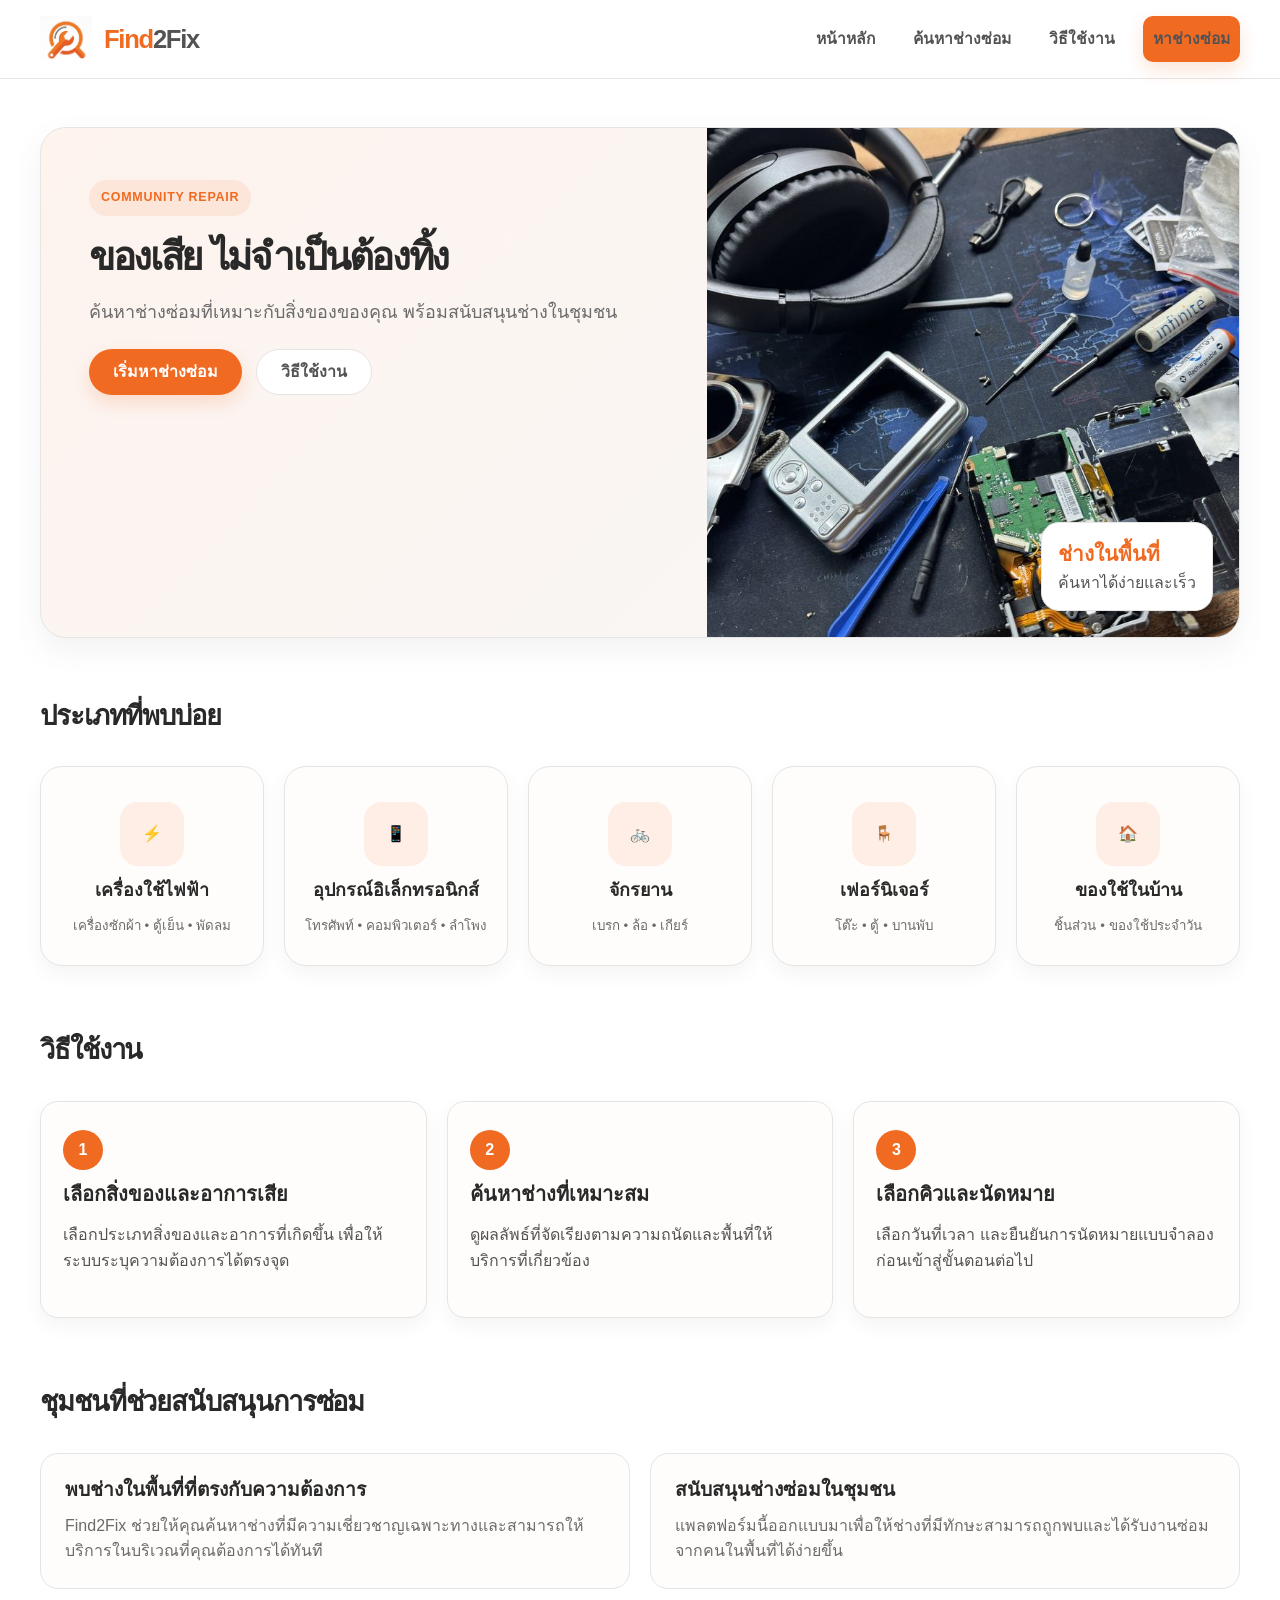
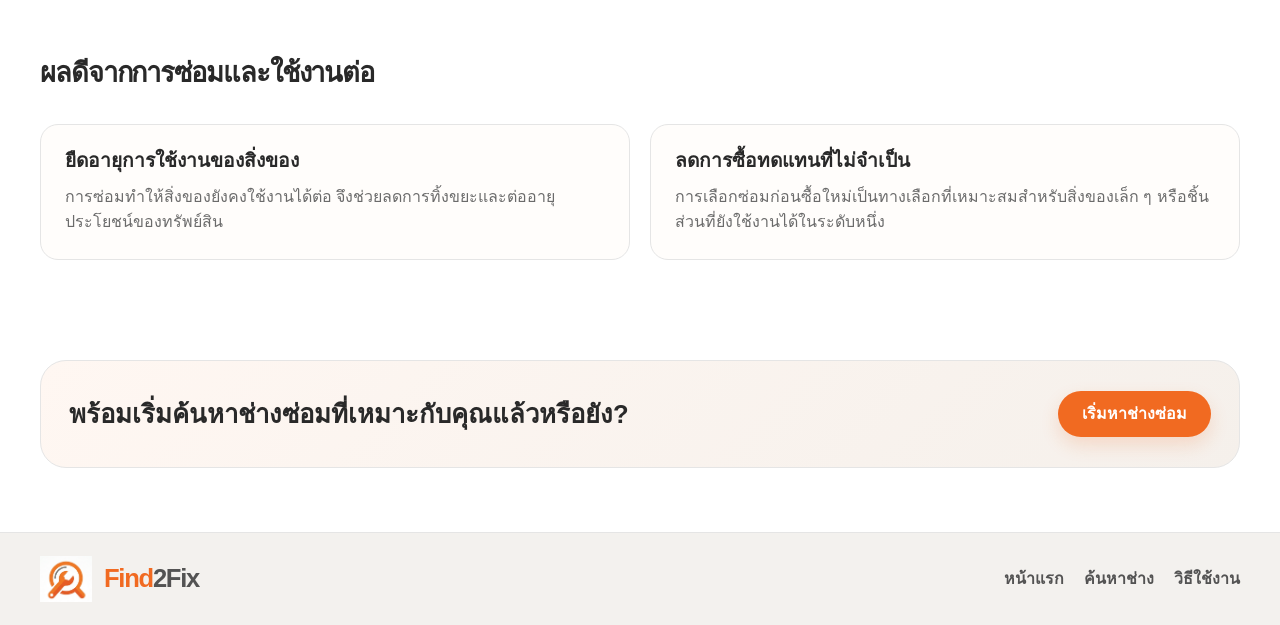
<file: index.html>
<!DOCTYPE html>
<html lang="th">
  <head>
    <meta charset="UTF-8" />
    <meta name="viewport" content="width=device-width, initial-scale=1.0" />
    <title>Find2Fix | ค้นหาช่างซ่อมในชุมชน</title>
    <meta name="description" content="Find2Fix เป็นแพลตฟอร์มสำหรับค้นหาช่างซ่อมที่เหมาะกับสิ่งของและชุมชนของคุณ" />
    <link rel="stylesheet" href="css/style.css" />
  </head>
  <body data-page="home">
    <header class="site-header">
      <div class="container header-inner">
        <a href="index.html" class="brand" aria-label="Find2Fix home">
          <img class="brand-logo" src="image/f2f_logo02.jpg" alt="โลโก้ Find2Fix" />
          <span class="brand-text"><strong>Find</strong>2Fix</span>
        </a>
        <nav class="main-nav" aria-label="เมนูหลัก">
          <a href="index.html">หน้าหลัก</a>
          <a href="search.html">ค้นหาช่างซ่อม</a>
          <a href="#how-it-works">วิธีใช้งาน</a>
          <a href="search.html" class="btn btn-primary">หาช่างซ่อม</a>
        </nav>
      </div>
    </header>

    <main>
      <section class="hero">
        <div class="container hero-card">
          <div class="hero-copy">
            <span class="eyebrow">Community repair</span>
            <h1>ของเสีย ไม่จำเป็นต้องทิ้ง</h1>
            <p>ค้นหาช่างซ่อมที่เหมาะกับสิ่งของของคุณ พร้อมสนับสนุนช่างในชุมชน</p>
            <div class="hero-actions">
              <a href="search.html" class="btn btn-primary">เริ่มหาช่างซ่อม</a>
              <a href="#how-it-works" class="btn btn-secondary">วิธีใช้งาน</a>
            </div>
          </div>
          <div class="hero-media">
            <img src="images/banner01.jpg" alt="ภาพสื่อส่งเสริมการซ่อมและการใช้ซ้ำ" class="hero-image" />
            <div class="overlay-badge">
              <strong>ช่างในพื้นที่</strong>
              ค้นหาได้ง่ายและเร็ว
            </div>
          </div>
        </div>
      </section>

      <section class="section">
        <div class="container">
          <div class="section-head">
            <div>
              <h2>ประเภทที่พบบ่อย</h2>
            </div>
          </div>
          <div class="category-grid">
            <button class="category-card" type="button" data-category-link="appliance" aria-label="ค้นหาช่างซ่อมเครื่องใช้ไฟฟ้า">
              <span class="category-icon" aria-hidden="true">⚡</span>
              <h3>เครื่องใช้ไฟฟ้า</h3>
              <small>เครื่องซักผ้า • ตู้เย็น • พัดลม</small>
            </button>
            <button class="category-card" type="button" data-category-link="electronics" aria-label="ค้นหาช่างซ่อมอุปกรณ์อิเล็กทรอนิกส์">
              <span class="category-icon" aria-hidden="true">📱</span>
              <h3>อุปกรณ์อิเล็กทรอนิกส์</h3>
              <small>โทรศัพท์ • คอมพิวเตอร์ • ลำโพง</small>
            </button>
            <button class="category-card" type="button" data-category-link="bike" aria-label="ค้นหาช่างซ่อมจักรยาน">
              <span class="category-icon" aria-hidden="true">🚲</span>
              <h3>จักรยาน</h3>
              <small>เบรก • ล้อ • เกียร์</small>
            </button>
            <button class="category-card" type="button" data-category-link="furniture" aria-label="ค้นหาช่างซ่อมเฟอร์นิเจอร์">
              <span class="category-icon" aria-hidden="true">🪑</span>
              <h3>เฟอร์นิเจอร์</h3>
              <small>โต๊ะ • ตู้ • บานพับ</small>
            </button>
            <button class="category-card" type="button" data-category-link="home" aria-label="ค้นหาช่างซ่อมของใช้ในบ้าน">
              <span class="category-icon" aria-hidden="true">🏠</span>
              <h3>ของใช้ในบ้าน</h3>
              <small>ชิ้นส่วน • ของใช้ประจำวัน</small>
            </button>
          </div>
        </div>
      </section>

      <section class="section" id="how-it-works">
        <div class="container">
          <div class="section-head">
            <h2>วิธีใช้งาน</h2>
          </div>
          <div class="steps-grid">
            <article class="step-card">
              <div class="step-number">1</div>
              <h3>เลือกสิ่งของและอาการเสีย</h3>
              <p>เลือกประเภทสิ่งของและอาการที่เกิดขึ้น เพื่อให้ระบบระบุความต้องการได้ตรงจุด</p>
            </article>
            <article class="step-card">
              <div class="step-number">2</div>
              <h3>ค้นหาช่างที่เหมาะสม</h3>
              <p>ดูผลลัพธ์ที่จัดเรียงตามความถนัดและพื้นที่ให้บริการที่เกี่ยวข้อง</p>
            </article>
            <article class="step-card">
              <div class="step-number">3</div>
              <h3>เลือกคิวและนัดหมาย</h3>
              <p>เลือกวันที่เวลา และยืนยันการนัดหมายแบบจำลองก่อนเข้าสู่ขั้นตอนต่อไป</p>
            </article>
          </div>
        </div>
      </section>

      <section class="section">
        <div class="container">
          <div class="section-head">
            <h2>ชุมชนที่ช่วยสนับสนุนการซ่อม</h2>
          </div>
          <div class="feature-grid">
            <article class="feature-card">
              <h3>พบช่างในพื้นที่ที่ตรงกับความต้องการ</h3>
              <p>Find2Fix ช่วยให้คุณค้นหาช่างที่มีความเชี่ยวชาญเฉพาะทางและสามารถให้บริการในบริเวณที่คุณต้องการได้ทันที</p>
            </article>
            <article class="feature-card">
              <h3>สนับสนุนช่างซ่อมในชุมชน</h3>
              <p>แพลตฟอร์มนี้ออกแบบมาเพื่อให้ช่างที่มีทักษะสามารถถูกพบและได้รับงานซ่อมจากคนในพื้นที่ได้ง่ายขึ้น</p>
            </article>
          </div>
        </div>
      </section>

      <section class="section">
        <div class="container">
          <div class="section-head">
            <h2>ผลดีจากการซ่อมและใช้งานต่อ</h2>
          </div>
          <div class="feature-grid">
            <article class="feature-card">
              <h3>ยืดอายุการใช้งานของสิ่งของ</h3>
              <p>การซ่อมทำให้สิ่งของยังคงใช้งานได้ต่อ จึงช่วยลดการทิ้งขยะและต่ออายุประโยชน์ของทรัพย์สิน</p>
            </article>
            <article class="feature-card">
              <h3>ลดการซื้อทดแทนที่ไม่จำเป็น</h3>
              <p>การเลือกซ่อมก่อนซื้อใหม่เป็นทางเลือกที่เหมาะสมสำหรับสิ่งของเล็ก ๆ หรือชิ้นส่วนที่ยังใช้งานได้ในระดับหนึ่ง</p>
            </article>
          </div>
        </div>
      </section>

      <section class="section">
        <div class="container">
          <div class="cta-banner">
            <h3>พร้อมเริ่มค้นหาช่างซ่อมที่เหมาะกับคุณแล้วหรือยัง?</h3>
            <a href="search.html" class="btn btn-primary">เริ่มหาช่างซ่อม</a>
          </div>
        </div>
      </section>
    </main>

    <footer class="site-footer">
      <div class="container footer-inner">
        <a href="index.html" class="brand" aria-label="Find2Fix home">
          <img class="brand-logo" src="image/f2f_logo.jpg" alt="โลโก้ Find2Fix" />
          <span class="brand-text"><strong>Find</strong>2Fix</span>
        </a>
        <div class="footer-links">
          <a href="index.html">หน้าแรก</a>
          <a href="search.html">ค้นหาช่าง</a>
          <a href="#how-it-works">วิธีใช้งาน</a>
        </div>
      </div>
    </footer>

    <script src="js/data.js"></script>
    <script src="js/app.js"></script>
  </body>
</html>
</file>
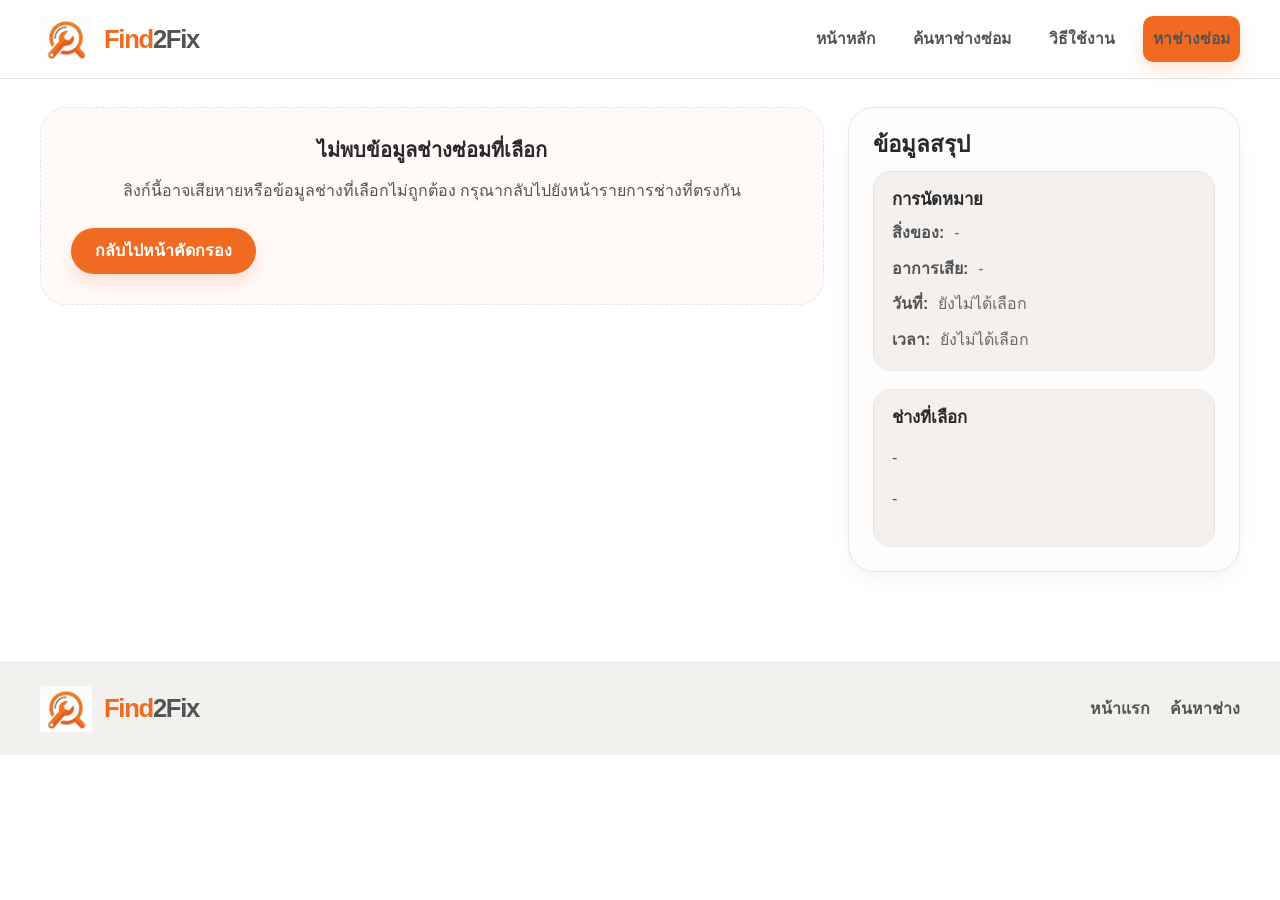
<file: detail.html>
<!DOCTYPE html>
<html lang="th">
  <head>
    <meta charset="UTF-8" />
    <meta name="viewport" content="width=device-width, initial-scale=1.0" />
    <title>Find2Fix | รายละเอียดช่างและนัดหมาย</title>
    <link rel="stylesheet" href="css/style.css" />
  </head>
  <body data-page="detail">
    <header class="site-header">
      <div class="container header-inner">
        <a href="index.html" class="brand" aria-label="Find2Fix home">
          <img class="brand-logo" src="image/f2f_logo02.jpg" alt="โลโก้ Find2Fix" />
          <span class="brand-text"><strong>Find</strong>2Fix</span>
        </a>
        <nav class="main-nav" aria-label="เมนูหลัก">
          <a href="index.html">หน้าหลัก</a>
          <a href="search.html">ค้นหาช่างซ่อม</a>
          <a href="index.html#how-it-works">วิธีใช้งาน</a>
          <a href="search.html" class="btn btn-primary">หาช่างซ่อม</a>
        </nav>
      </div>
    </header>

    <main class="page-shell">
      <div class="container detail-layout">
        <div id="detailContent">
          <section class="panel booking-stage active" data-stage="profile" id="profileStage">
            <div class="detail-header">
              <h2>ข้อมูลช่างซ่อม</h2>
              <div class="rating-badge" id="currentRating">★ 0.0</div>
            </div>
            <div id="technicianInfo"></div>
            <div class="form-group">
              <h3>ความเชี่ยวชาญ</h3>
              <div id="detailCategories" class="tech-meta"></div>
            </div>
            <div class="form-group">
              <h3>ทักษะที่เกี่ยวข้อง</h3>
              <div id="detailSkills" class="tech-meta"></div>
            </div>
            <div class="form-group">
              <h3>ตัวอย่างผลงาน</h3>
              <div id="workSamples" class="gallery-grid"></div>
            </div>
            <div class="form-actions">
              <button type="button" class="btn btn-primary" id="goToSchedule">เลือกวันและเวลา</button>
            </div>
          </section>

          <section class="panel booking-stage" data-stage="schedule" id="scheduleStage">
            <div class="detail-header">
              <h2>เลือกวันและเวลานัดหมาย</h2>
            </div>
            <div id="scheduleList"></div>
            <div id="scheduleEmpty" class="empty-state" style="display:none;">
              <h3>ยังไม่มีช่วงเวลาให้เลือก</h3>
              <p>ช่างท่านนี้ยังไม่มีคิวว่างในข้อมูลจำลอง กรุณาเลือกช่างท่านอื่นหรือกลับไปปรับเปลี่ยนการค้นหา</p>
            </div>
            <div id="slotError" class="field-error" aria-live="polite"></div>
            <div class="form-actions">
              <button type="button" class="btn btn-secondary" id="backToProfile">กลับ</button>
              <button type="button" class="btn btn-primary" id="goToReview">ต่อไป</button>
            </div>
          </section>

          <section class="panel booking-stage" data-stage="review" id="reviewStage">
            <div class="detail-header">
              <h2>ตรวจสอบและยืนยันการนัดหมาย</h2>
            </div>
            <form id="bookingForm" novalidate>
              <div class="form-row">
                <div class="form-group">
                  <label for="customerName">ชื่อผู้จอง</label>
                  <input id="customerName" name="customerName" type="text" placeholder="กรอกชื่อผู้จอง" />
                  <div class="field-error" id="nameError" aria-live="polite"></div>
                </div>
                <div class="form-group">
                  <label for="contactNumber">เบอร์โทรศัพท์</label>
                  <input id="contactNumber" name="contactNumber" type="tel" placeholder="081-234-5678" />
                  <div class="field-error" id="phoneError" aria-live="polite"></div>
                </div>
              </div>

              <div class="form-group">
                <label for="repairNote">หมายเหตุเพิ่มเติม (ไม่บังคับ)</label>
                <textarea id="repairNote" name="repairNote" placeholder="เช่น ต้องการให้ตรวจเช็กอุปกรณ์ก่อนเดินทาง"></textarea>
              </div>

              <div class="summary-box">
                <h4>รายละเอียดนัดหมาย</h4>
                <ul class="summary-list">
                  <li><span>ช่างซ่อม:</span><strong id="reviewTechnician">-</strong></li>
                  <li><span>ประเภท:</span><strong id="reviewItem">-</strong></li>
                  <li><span>อาการเสีย:</span><strong id="reviewSymptoms">-</strong></li>
                  <li><span>วันที่:</span><strong id="reviewDate">-</strong></li>
                  <li><span>เวลา:</span><strong id="reviewTime">-</strong></li>
                  <li><span>ราคาโดยประมาณ:</span><strong id="reviewPrice">-</strong></li>
                  <li><span>ชื่อผู้จอง:</span><strong id="reviewCustomer">-</strong></li>
                  <li><span>เบอร์:</span><strong id="reviewContact">-</strong></li>
                  <li><span>หมายเหตุ:</span><strong id="reviewNote">-</strong></li>
                </ul>
              </div>

              <div class="inline-actions">
                <button type="button" class="btn btn-secondary" id="backToSchedule">กลับไปแก้ไข</button>
                <button type="submit" class="btn btn-primary" id="confirmBookingBtn">ยืนยันการนัดหมาย</button>
              </div>
            </form>
          </section>

          <section class="panel booking-stage" data-stage="confirmation" id="confirmationStage">
            <div class="confirmation-box">
              <h3>ยืนยันการนัดหมายสำเร็จ</h3>
              <p>หมายเลขอ้างอิง: <strong id="confirmationReference">-</strong></p>
              <ul class="summary-list">
                <li><span>ช่างซ่อม:</span><strong id="confirmationTechnician">-</strong></li>
                <li><span>วันที่:</span><strong id="confirmationDate">-</strong></li>
                <li><span>เวลา:</span><strong id="confirmationTime">-</strong></li>
                <li><span>สิ่งของ:</span><strong id="confirmationItem">-</strong></li>
                <li><span>อาการเสีย:</span><strong id="confirmationSymptoms">-</strong></li>
              </ul>
              <p>หมายเหตุ: การนัดหมายนี้เป็นการจำลองใน prototype และยังไม่ได้ถูกส่งไปยังช่างจริง</p>
              <div class="inline-actions">
                <button type="button" class="btn btn-primary" id="finishAndHome">กลับหน้าแรก</button>
                <button type="button" class="btn btn-secondary" id="newRepairSearch">เริ่มค้นหาใหม่</button>
              </div>
            </div>
          </section>
        </div>

        <aside class="panel">
          <h3>ข้อมูลสรุป</h3>
          <div class="booking-summary">
            <h4>การนัดหมาย</h4>
            <ul class="summary-list" id="detailSummary">
              <li data-summary-field="item"><strong>สิ่งของ:</strong> <span id="summaryItem">-</span></li>
              <li data-summary-field="symptoms"><strong>อาการเสีย:</strong> <span id="summarySymptoms">-</span></li>
              <li data-summary-field="date"><strong>วันที่:</strong> <span id="summaryDate">ยังไม่ได้เลือก</span></li>
              <li data-summary-field="time"><strong>เวลา:</strong> <span id="summaryTime">ยังไม่ได้เลือก</span></li>
            </ul>
          </div>
          <div class="status-box" style="margin-top: 18px;">
            <h4>ช่างที่เลือก</h4>
            <p id="currentTechnicianName">-</p>
            <p id="currentPrice">-</p>
          </div>
        </aside>
      </div>
    </main>

    <footer class="site-footer">
      <div class="container footer-inner">
        <a href="index.html" class="brand" aria-label="Find2Fix home">
          <img class="brand-logo" src="image/f2f_logo.jpg" alt="โลโก้ Find2Fix" />
          <span class="brand-text"><strong>Find</strong>2Fix</span>
        </a>
        <div class="footer-links">
          <a href="index.html">หน้าแรก</a>
          <a href="search.html">ค้นหาช่าง</a>
        </div>
      </div>
    </footer>

    <script src="js/data.js"></script>
    <script src="js/booking.js"></script>
  </body>
</html>
</file>
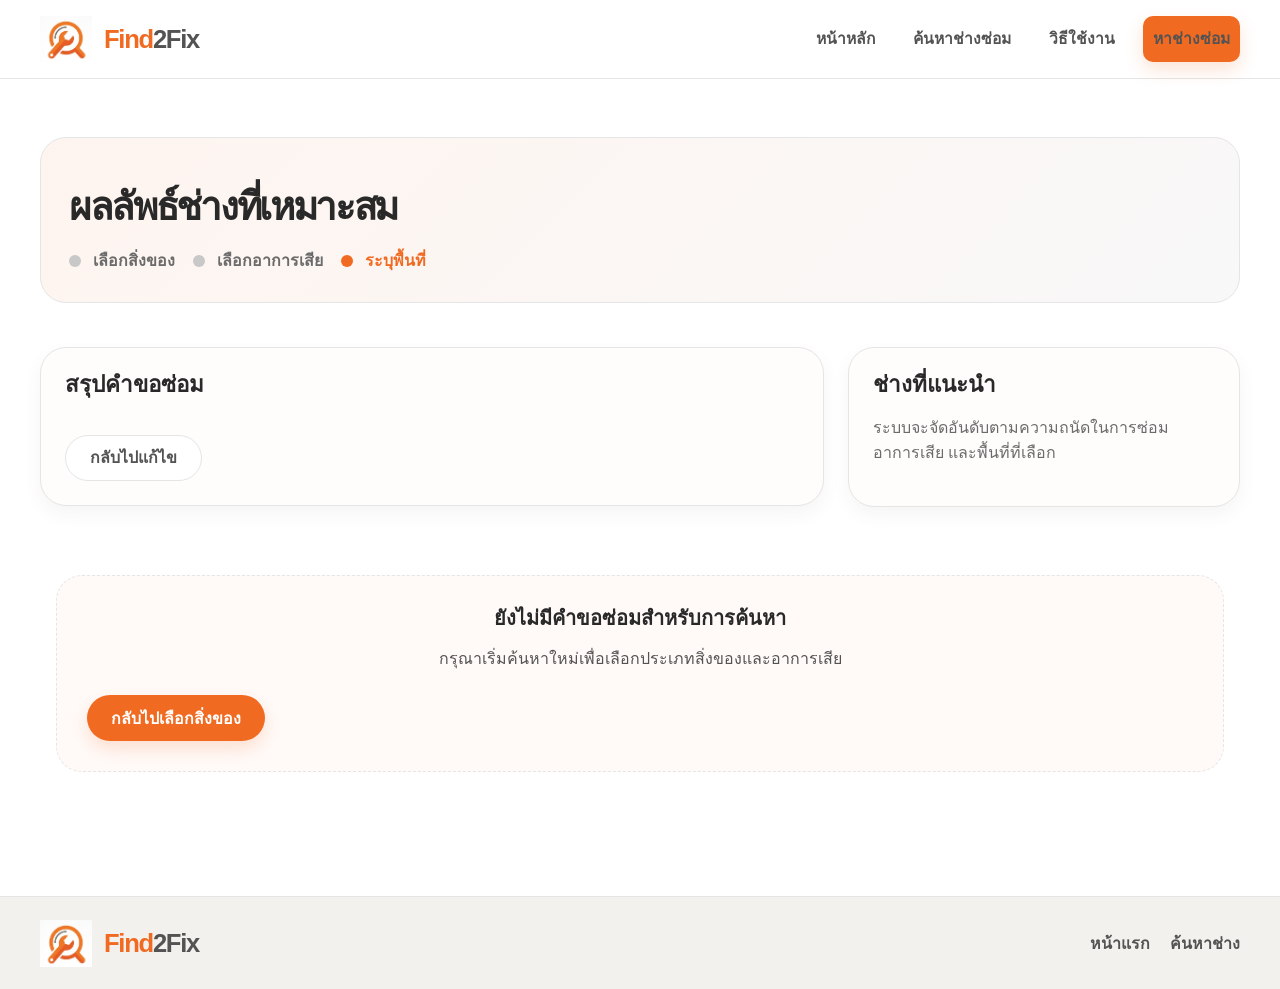
<file: matching.html>
<!DOCTYPE html>
<html lang="th">
  <head>
    <meta charset="UTF-8" />
    <meta name="viewport" content="width=device-width, initial-scale=1.0" />
    <title>Find2Fix | ผลลัพธ์ช่างที่เหมาะสม</title>
    <link rel="stylesheet" href="css/style.css" />
  </head>
  <body data-page="matching">
    <header class="site-header">
      <div class="container header-inner">
        <a href="index.html" class="brand" aria-label="Find2Fix home">
          <img class="brand-logo" src="image/f2f_logo02.jpg" alt="โลโก้ Find2Fix" />
          <span class="brand-text"><strong>Find</strong>2Fix</span>
        </a>
        <nav class="main-nav" aria-label="เมนูหลัก">
          <a href="index.html">หน้าหลัก</a>
          <a href="search.html">ค้นหาช่างซ่อม</a>
          <a href="index.html#how-it-works">วิธีใช้งาน</a>
          <a href="search.html" class="btn btn-primary">หาช่างซ่อม</a>
        </nav>
      </div>
    </header>

    <main class="page-shell">
      <div class="container">
        <header class="page-header">
          <div class="page-header-card">
            <h1>ผลลัพธ์ช่างที่เหมาะสม</h1>
            <div class="progress-steps" aria-label="ขั้นตอนการค้นหา">
              <div class="progress-step"><span class="dot"></span> เลือกสิ่งของ</div>
              <div class="progress-step"><span class="dot"></span> เลือกอาการเสีย</div>
              <div class="progress-step active"><span class="dot"></span> ระบุพื้นที่</div>
            </div>
          </div>
        </header>

        <section class="matching-layout section">
          <div>
            <div class="panel">
              <h3>สรุปคำขอซ่อม</h3>
              <ul class="summary-list" id="matchingSummary"></ul>
              <div class="inline-actions">
                <a href="search.html" class="btn btn-secondary">กลับไปแก้ไข</a>
              </div>
            </div>
          </div>
          <div>
            <div class="panel">
              <h3>ช่างที่แนะนำ</h3>
              <p class="section-sub">ระบบจะจัดอันดับตามความถนัดในการซ่อม อาการเสีย และพื้นที่ที่เลือก</p>
            </div>
          </div>
        </section>

        <section class="section">
          <div class="container">
            <div id="techResults" class="tech-grid"></div>
          </div>
        </section>
      </div>
    </main>

    <footer class="site-footer">
      <div class="container footer-inner">
        <a href="index.html" class="brand" aria-label="Find2Fix home">
          <img class="brand-logo" src="image/f2f_logo.jpg" alt="โลโก้ Find2Fix" />
          <span class="brand-text"><strong>Find</strong>2Fix</span>
        </a>
        <div class="footer-links">
          <a href="index.html">หน้าแรก</a>
          <a href="search.html">ค้นหาช่าง</a>
        </div>
      </div>
    </footer>

    <script src="js/data.js"></script>
    <script src="js/app.js"></script>
  </body>
</html>
</file>
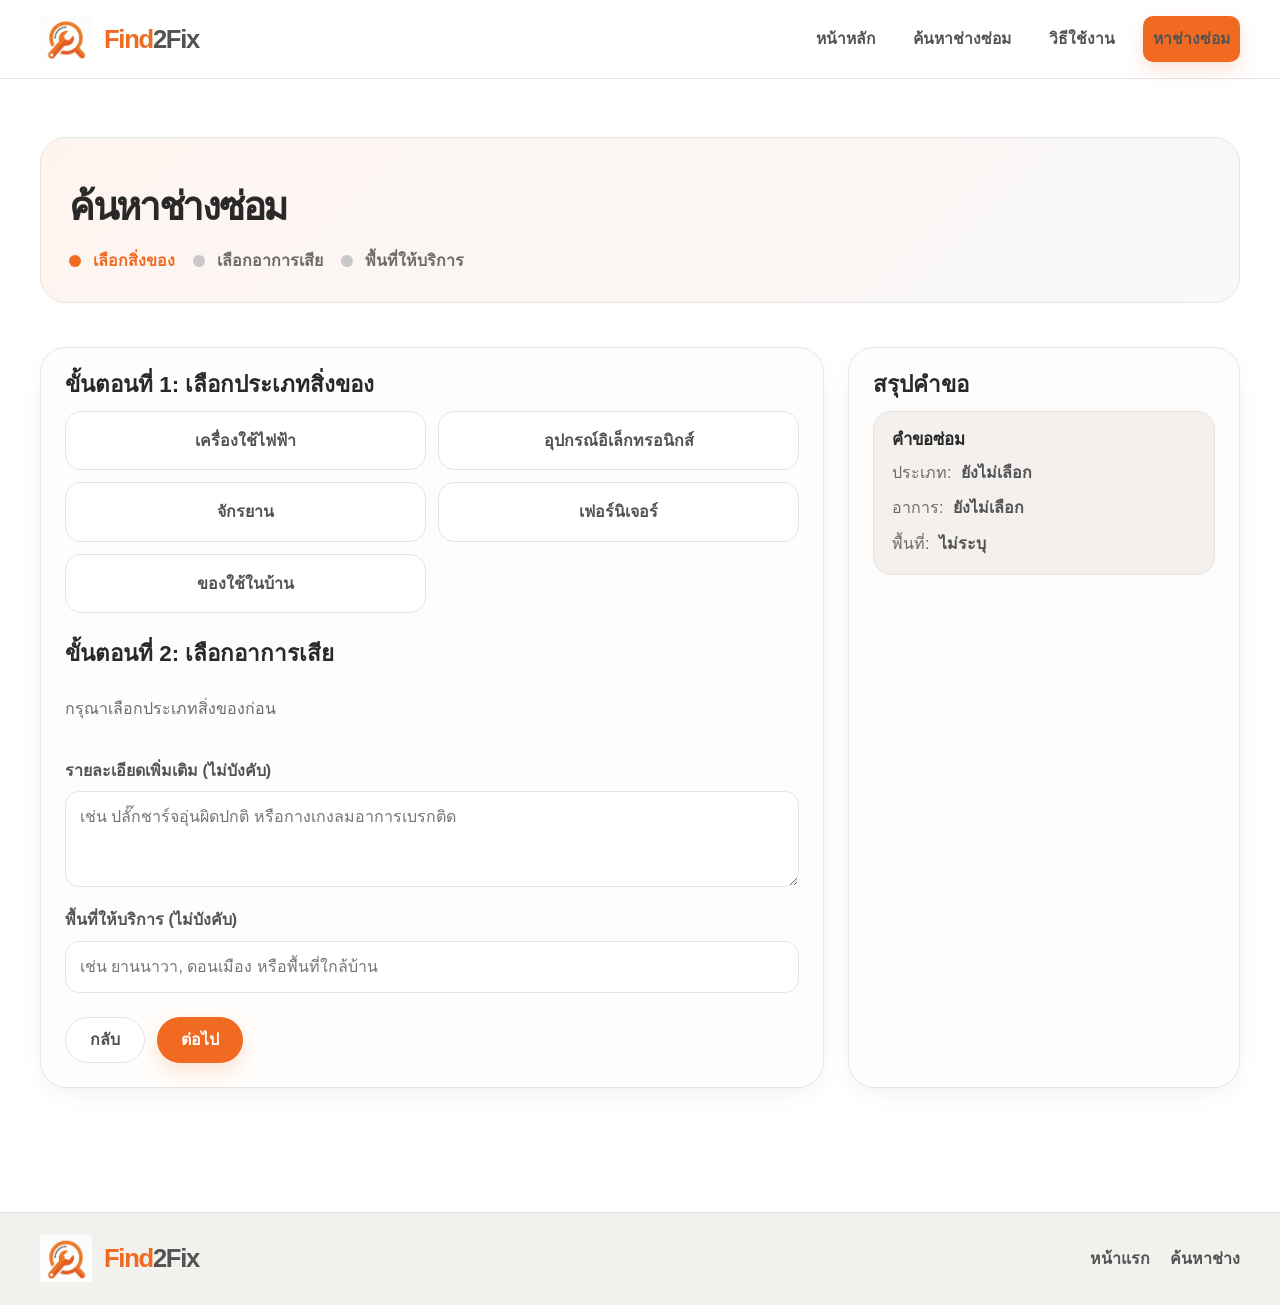
<file: search.html>
<!DOCTYPE html>
<html lang="th">
  <head>
    <meta charset="UTF-8" />
    <meta name="viewport" content="width=device-width, initial-scale=1.0" />
    <title>Find2Fix | ค้นหาช่างซ่อม</title>
    <link rel="stylesheet" href="css/style.css" />
  </head>
  <body data-page="search">
    <header class="site-header">
      <div class="container header-inner">
        <a href="index.html" class="brand" aria-label="Find2Fix home">
          <img class="brand-logo" src="image/f2f_logo02.jpg" alt="โลโก้ Find2Fix" />
          <span class="brand-text"><strong>Find</strong>2Fix</span>
        </a>
        <nav class="main-nav" aria-label="เมนูหลัก">
          <a href="index.html">หน้าหลัก</a>
          <a href="search.html">ค้นหาช่างซ่อม</a>
          <a href="index.html#how-it-works">วิธีใช้งาน</a>
          <a href="search.html" class="btn btn-primary">หาช่างซ่อม</a>
        </nav>
      </div>
    </header>

    <main class="page-shell">
      <div class="container">
        <header class="page-header">
          <div class="page-header-card">
            <h1>ค้นหาช่างซ่อม</h1>
            <div class="progress-steps" aria-label="ขั้นตอนการค้นหา">
              <div class="progress-step active"><span class="dot"></span> เลือกสิ่งของ</div>
              <div class="progress-step"><span class="dot"></span> เลือกอาการเสีย</div>
              <div class="progress-step"><span class="dot"></span> พื้นที่ให้บริการ</div>
            </div>
          </div>
        </header>

        <section class="search-layout section">
          <form id="repairSearchForm" novalidate>
            <div class="panel">
              <h3>ขั้นตอนที่ 1: เลือกประเภทสิ่งของ</h3>
              <div class="category-option-grid" id="categoryGrid">
                <button type="button" class="category-option" data-category-select="appliance" aria-pressed="false">เครื่องใช้ไฟฟ้า</button>
                <button type="button" class="category-option" data-category-select="electronics" aria-pressed="false">อุปกรณ์อิเล็กทรอนิกส์</button>
                <button type="button" class="category-option" data-category-select="bike" aria-pressed="false">จักรยาน</button>
                <button type="button" class="category-option" data-category-select="furniture" aria-pressed="false">เฟอร์นิเจอร์</button>
                <button type="button" class="category-option" data-category-select="home" aria-pressed="false">ของใช้ในบ้าน</button>
              </div>
              <div id="categoryError" class="field-error" aria-live="polite"></div>
              <input type="hidden" id="selectedCategory" name="selectedCategory" />

              <div class="form-group" style="margin-top: 28px;">
                <h3>ขั้นตอนที่ 2: เลือกอาการเสีย</h3>
                <div id="symptomOptions" class="symptom-grid"></div>
                <div id="symptomError" class="field-error" aria-live="polite"></div>
                <input type="hidden" id="selectedSymptoms" name="selectedSymptoms" />
              </div>

              <div class="form-group">
                <label for="problemDescription">รายละเอียดเพิ่มเติม (ไม่บังคับ)</label>
                <textarea id="problemDescription" name="problemDescription" placeholder="เช่น ปลั๊กชาร์จอุ่นผิดปกติ หรือกางเกงลมอาการเบรกติด"></textarea>
              </div>

              <div class="form-group">
                <label for="serviceArea">พื้นที่ให้บริการ (ไม่บังคับ)</label>
                <input id="serviceArea" name="serviceArea" type="text" placeholder="เช่น ยานนาวา, ดอนเมือง หรือพื้นที่ใกล้บ้าน" />
              </div>

              <div class="form-actions">
                <a href="index.html" class="btn btn-secondary">กลับ</a>
                <button type="submit" class="btn btn-primary">ต่อไป</button>
              </div>
            </div>
          </form>

          <aside class="panel">
            <h3>สรุปคำขอ</h3>
            <div class="search-summary">
              <div class="summary-box">
                <h4>คำขอซ่อม</h4>
                <ul class="summary-list">
                  <li><span>ประเภท:</span><strong id="miniCategory">ยังไม่เลือก</strong></li>
                  <li><span>อาการ:</span><strong id="miniSymptoms">ยังไม่เลือก</strong></li>
                  <li><span>พื้นที่:</span><strong id="miniArea">ไม่ระบุ</strong></li>
                </ul>
              </div>
            </div>
          </aside>
        </section>
      </div>
    </main>

    <footer class="site-footer">
      <div class="container footer-inner">
        <a href="index.html" class="brand" aria-label="Find2Fix home">
          <img class="brand-logo" src="image/f2f_logo.jpg" alt="โลโก้ Find2Fix" />
          <span class="brand-text"><strong>Find</strong>2Fix</span>
        </a>
        <div class="footer-links">
          <a href="index.html">หน้าแรก</a>
          <a href="search.html">ค้นหาช่าง</a>
        </div>
      </div>
    </footer>

    <script src="js/data.js"></script>
    <script src="js/app.js"></script>
  </body>
</html>
</file>
<file: css/style.css>
:root {
  /* Brand */
  --color-primary: #F16A21;
  --color-text: #535353;
  --color-gray-light: #C8C8C8;
  --color-white: #FFFFFF;

  /* Supporting neutrals */
  --color-text-strong: #292929;
  --color-text-muted: #6B6B6B;
  --color-background-muted: #F7F7F7;
  --color-border: #E5E5E5;
  --color-disabled: #EEEEEE;
  --color-focus: #535353;

  /* Semantic states */
  --color-success: #276749;
  --color-error: #B42318;

  --color-surface: #fffdfb;
  --color-surface-alt: #f3f0ee;
  --color-bg: #f7f5f2;
  --color-warning: #d68022;
  --color-danger: var(--color-error);

  --font-family-base: "Noto Sans Thai", "Leelawadee UI", Tahoma, sans-serif;
  --text-display: 40px;
  --text-h1: 32px;
  --text-h2: 24px;
  --text-h3: 20px;
  --text-body-lg: 18px;
  --text-body: 16px;
  --text-small: 14px;
  --text-caption: 12px;

  --space-1: 4px;
  --space-2: 8px;
  --space-3: 12px;
  --space-4: 16px;
  --space-5: 20px;
  --space-6: 24px;
  --space-8: 32px;
  --space-10: 40px;
  --space-12: 48px;
  --space-16: 64px;
  --space-20: 80px;

  --shadow-soft: 0 12px 30px rgba(83, 83, 83, 0.08);
  --shadow-card: 0 8px 18px rgba(83, 83, 83, 0.06);
  --radius-sm: 12px;
  --radius-md: 18px;
  --radius-lg: 26px;
  --container: 1200px;
}

* { box-sizing: border-box; }

html { scroll-behavior: smooth; }

body {
  margin: 0;
  font-family: var(--font-family-base);
  background: var(--color-white);
  color: var(--color-text);
  line-height: 1.6;
  font-size: var(--text-body);
}

img { max-width: 100%; display: block; }
a { color: inherit; text-decoration: none; }
button, input, select, textarea { font: inherit; }

.container {
  width: min(var(--container), calc(100% - 32px));
  margin: 0 auto;
}

.site-header {
  position: sticky;
  top: 0;
  z-index: 30;
  background: rgba(255,255,255,0.92);
  backdrop-filter: blur(10px);
  border-bottom: 1px solid var(--color-border);
}

.header-inner {
  display: flex;
  align-items: center;
  justify-content: space-between;
  min-height: 78px;
  gap: 20px;
}

.brand {
  display: inline-flex;
  align-items: center;
  gap: 12px;
  min-width: 0;
}

.brand-logo {
  width: 52px;
  height: 52px;
  object-fit: contain;
  flex-shrink: 0;
}

.brand-text {
  font-size: clamp(1.5rem, 2vw, 2.2rem);
  font-weight: 800;
  letter-spacing: -0.05em;
  color: var(--color-text);
}

.brand-text strong {
  color: var(--color-primary);
  font-weight: 800;
}

.main-nav {
  display: flex;
  align-items: center;
  gap: 18px;
  flex-wrap: wrap;
  justify-content: center;
}

.main-nav a {
  color: var(--color-text);
  font-weight: 600;
  font-size: 0.98rem;
  padding: 8px 10px;
  border-radius: 10px;
  transition: 0.2s ease;
}

.main-nav a:hover,
.main-nav a:focus-visible {
  background: rgba(241,106,33,0.08);
  color: var(--color-primary);
  outline: none;
}

.btn {
  display: inline-flex;
  align-items: center;
  justify-content: center;
  gap: 8px;
  border: none;
  border-radius: 999px;
  cursor: pointer;
  padding: 12px 24px;
  font-weight: 700;
  line-height: 1.2;
  text-decoration: none;
  transition: 0.2s ease;
  min-height: 46px;
}

.btn:focus-visible,
button:focus-visible,
input:focus-visible,
select:focus-visible,
textarea:focus-visible,
a:focus-visible {
  outline: 3px solid rgba(241,106,33,0.25);
  outline-offset: 2px;
  box-shadow: 0 0 0 3px rgba(83,83,83,0.15);
}

.btn-primary {
  background: var(--color-primary);
  color: var(--color-white);
  box-shadow: 0 8px 18px rgba(241,106,33,0.18);
}

.btn-primary:hover,
.btn-primary:focus-visible {
  background: #d95e18;
}

.btn-secondary {
  background: var(--color-white);
  color: var(--color-text);
  border: 1px solid var(--color-border);
}

.btn-secondary:hover,
.btn-secondary:focus-visible {
  border-color: var(--color-primary);
  color: var(--color-primary);
}

.btn-ghost {
  background: transparent;
  color: var(--color-text);
  border: 1px solid var(--color-border);
}

.btn-ghost:hover,
.btn-ghost:focus-visible {
  border-color: var(--color-primary);
  color: var(--color-primary);
}

.btn[disabled] {
  opacity: 0.55;
  cursor: not-allowed;
  box-shadow: none;
}

.page-shell {
  padding: 28px 0 60px;
}

.hero {
  padding: 48px 0 28px;
}

.hero-card {
  display: grid;
  grid-template-columns: 1.2fr 1fr;
  gap: 28px;
  background: linear-gradient(135deg, rgba(241,106,33,0.08), rgba(200,200,200,0.15));
  border: 1px solid var(--color-border);
  border-radius: var(--radius-lg);
  overflow: hidden;
  box-shadow: var(--shadow-soft);
}

.hero-copy {
  padding: 52px 48px 40px;
}

.eyebrow {
  display: inline-flex;
  align-items: center;
  gap: 8px;
  background: rgba(241,106,33,0.1);
  color: var(--color-primary);
  border-radius: 999px;
  padding: 8px 12px;
  font-size: 0.78rem;
  font-weight: 700;
  letter-spacing: 0.06em;
  text-transform: uppercase;
}

h1, h2, h3, h4 {
  margin: 0 0 12px;
  color: var(--color-text-strong);
  line-height: 1.2;
  font-weight: 700;
}

h1 {
  font-size: clamp(2rem, 3vw, var(--text-display));
  letter-spacing: -0.06em;
  margin-top: 18px;
}

h2 {
  font-size: clamp(1.6rem, 2vw, var(--text-h2));
}

h3 {
  font-size: var(--text-h3);
}

.hero-copy p {
  font-size: var(--text-body-lg);
  color: var(--color-text-muted);
  max-width: 60ch;
  margin-bottom: 22px;
}

.hero-actions {
  display: flex;
  flex-wrap: wrap;
  gap: 14px;
}

.hero-media {
  position: relative;
  min-height: 420px;
  background: linear-gradient(135deg, #f6eee7, #eae4e0);
}

.hero-image {
  width: 100%;
  height: 100%;
  object-fit: cover;
}

.overlay-badge {
  position: absolute;
  right: 26px;
  bottom: 26px;
  background: var(--color-white);
  color: var(--color-text);
  border-radius: 18px;
  padding: 14px 16px;
  box-shadow: var(--shadow-card);
  border: 1px solid var(--color-border);
}

.overlay-badge strong {
  display: block;
  color: var(--color-primary);
  font-size: 1.3rem;
}

.section {
  padding: 34px 0;
}

.section-head {
  display: flex;
  align-items: flex-end;
  justify-content: space-between;
  gap: 20px;
  margin-bottom: 22px;
}

.section-head h2 {
  font-size: clamp(1.7rem, 2vw, 2.6rem);
  letter-spacing: -0.04em;
}

.section-sub {
  color: var(--color-text-muted);
  font-size: var(--text-body);
}

.category-grid,
.tech-grid,
.steps-grid,
.feature-grid {
  display: grid;
  gap: 20px;
}

.category-grid {
  grid-template-columns: repeat(5, minmax(0,1fr));
}

.category-card {
  background: var(--color-surface);
  border: 1px solid var(--color-border);
  border-radius: 22px;
  padding: 24px 18px 18px;
  min-height: 200px;
  display: flex;
  flex-direction: column;
  align-items: center;
  justify-content: center;
  text-align: center;
  gap: 14px;
  box-shadow: var(--shadow-card);
  transition: 0.2s ease;
}

.category-card:hover,
.category-card:focus-within {
  border-color: rgba(241,106,33,0.5);
  transform: translateY(-2px);
}

.category-icon {
  width: 64px;
  height: 64px;
  border-radius: 18px;
  background: rgba(241,106,33,0.1);
  display: inline-flex;
  align-items: center;
  justify-content: center;
  color: var(--color-primary);
}

.category-card h3 {
  margin: 0;
  font-size: 1.12rem;
  font-weight: 700;
}

.category-card small {
  color: var(--color-text-muted);
}

.steps-grid {
  grid-template-columns: repeat(3, minmax(0,1fr));
}

.step-card {
  background: var(--color-surface);
  border: 1px solid var(--color-border);
  border-radius: var(--radius-md);
  padding: 28px 22px;
  box-shadow: var(--shadow-card);
}

.step-number {
  width: 40px;
  height: 40px;
  border-radius: 50%;
  background: var(--color-primary);
  color: var(--color-white);
  display: inline-flex;
  align-items: center;
  justify-content: center;
  font-weight: 800;
  margin-bottom: 12px;
}

.feature-grid {
  grid-template-columns: repeat(2, minmax(0,1fr));
}

.feature-card {
  background: var(--color-surface);
  border-radius: var(--radius-md);
  border: 1px solid var(--color-border);
  padding: 24px;
}

.feature-card h3 {
  font-size: 1.2rem;
}

.feature-card p {
  margin: 0;
  color: var(--color-text-muted);
}

.cta-banner {
  margin: 32px 0 0;
  background: linear-gradient(135deg, #fff7f2, #f5f0eb);
  border: 1px solid var(--color-border);
  border-radius: var(--radius-lg);
  padding: 30px 28px;
  display: flex;
  align-items: center;
  justify-content: space-between;
  gap: 20px;
}

.cta-banner h3 { margin: 0; font-size: clamp(1.6rem, 2vw, 2.2rem); }

.site-footer {
  background: #f3f1ee;
  border-top: 1px solid var(--color-border);
  margin-top: 30px;
}

.footer-inner {
  display: flex;
  align-items: center;
  justify-content: space-between;
  gap: 20px;
  padding: 20px 0;
  flex-wrap: wrap;
}

.footer-links {
  display: flex;
  align-items: center;
  gap: 20px;
  flex-wrap: wrap;
}

.footer-links a {
  color: var(--color-text);
  font-weight: 600;
}

.page-header {
  padding: 30px 0 10px;
}

.page-header-card {
  background: linear-gradient(135deg, rgba(241,106,33,0.07), rgba(200,200,200,0.12));
  border: 1px solid var(--color-border);
  border-radius: var(--radius-lg);
  padding: 28px;
}

.progress-steps {
  display: flex;
  align-items: center;
  gap: 18px;
  flex-wrap: wrap;
  margin-top: 18px;
}

.progress-step {
  display: inline-flex;
  align-items: center;
  gap: 12px;
  color: var(--color-text-muted);
  font-weight: 600;
}

.progress-step .dot {
  width: 12px;
  height: 12px;
  border-radius: 50%;
  background: var(--color-gray-light);
  display: inline-block;
}

.progress-step.active .dot {
  background: var(--color-primary);
}

.progress-step.active {
  color: var(--color-primary);
}

.search-layout,
.matching-layout,
.detail-layout {
  display: grid;
  grid-template-columns: minmax(0, 2fr) minmax(280px, 1fr);
  gap: 24px;
}

.panel {
  background: var(--color-surface);
  border: 1px solid var(--color-border);
  border-radius: var(--radius-lg);
  box-shadow: var(--shadow-card);
  padding: 24px;
}

.panel h3 {
  margin-top: 0;
  font-size: 1.4rem;
}

.form-group {
  margin-bottom: 20px;
}

.form-row {
  display: grid;
  grid-template-columns: repeat(2, minmax(0,1fr));
  gap: 16px;
}

label {
  display: block;
  font-weight: 700;
  margin-bottom: 8px;
  color: var(--color-text);
}

input, select, textarea {
  width: 100%;
  display: block;
  background: var(--color-white);
  border: 1px solid var(--color-border);
  border-radius: 14px;
  padding: 12px 14px;
  color: var(--color-text);
  transition: border-color 0.2s ease, box-shadow 0.2s ease;
}

textarea {
  resize: vertical;
  min-height: 96px;
}

input:hover, select:hover, textarea:hover {
  border-color: rgba(241,106,33,0.4);
}

input:focus, select:focus, textarea:focus {
  border-color: var(--color-primary);
  box-shadow: 0 0 0 4px rgba(241,106,33,0.09);
  outline: none;
}

.field-error,
.validation-message {
  display: none;
  color: var(--color-error);
  font-size: 0.85rem;
  margin-top: 8px;
  font-weight: 600;
}

.field-error.visible,
.validation-message.visible {
  display: block;
}

.category-option-grid,
.symptom-grid,
.slot-grid {
  display: grid;
  gap: 12px;
}

.category-option-grid {
  grid-template-columns: repeat(2, minmax(0,1fr));
}

.category-option {
  background: var(--color-white);
  border: 1px solid var(--color-border);
  border-radius: 16px;
  padding: 16px 14px;
  cursor: pointer;
  text-align: center;
  font-weight: 700;
  color: var(--color-text);
  transition: 0.2s ease;
}

.category-option:hover,
.category-option:focus-visible {
  border-color: rgba(241,106,33,0.4);
  box-shadow: 0 8px 18px rgba(241,106,33,0.08);
  outline: none;
}

.category-option.selected {
  background: rgba(241,106,33,0.1);
  border-color: var(--color-primary);
  color: var(--color-primary);
}

.symptom-grid {
  grid-template-columns: repeat(2, minmax(0,1fr));
}

.symptom-pill {
  background: var(--color-white);
  border: 1px solid var(--color-border);
  border-radius: 999px;
  padding: 10px 12px;
  text-align: center;
  cursor: pointer;
  color: var(--color-text);
  font-weight: 600;
  transition: 0.2s ease;
}

.symptom-pill.selected {
  background: var(--color-primary);
  border-color: var(--color-primary);
  color: var(--color-white);
}

.summary-box,
.booking-summary,
.status-box {
  background: var(--color-surface-alt);
  border: 1px solid var(--color-border);
  border-radius: 18px;
  padding: 18px;
}

.summary-box h4,
.booking-summary h4,
.status-box h4 {
  margin: 0 0 10px;
  font-size: 1.05rem;
}

.summary-list {
  list-style: none;
  margin: 0;
  padding: 0;
  display: grid;
  gap: 10px;
}

.summary-list li {
  display: flex;
  gap: 10px;
  align-items: flex-start;
  color: var(--color-text-muted);
}

.summary-list strong { color: var(--color-text); }

.form-actions,
.inline-actions {
  display: flex;
  flex-wrap: wrap;
  gap: 12px;
  margin-top: 24px;
}

.search-summary {
  display: grid;
  gap: 10px;
}

.tech-card {
  background: var(--color-white);
  border: 1px solid var(--color-border);
  border-radius: 20px;
  overflow: hidden;
  display: grid;
  grid-template-columns: 180px 1fr;
  box-shadow: var(--shadow-card);
}

.tech-photo {
  min-height: 240px;
  background: linear-gradient(135deg, #f7d9c7, #efebea);
  position: relative;
  overflow: hidden;
}

.tech-photo .avatar {
  width: 100%;
  height: 100%;
  display: flex;
  align-items: center;
  justify-content: center;
  font-size: 2.4rem;
  font-weight: 800;
  color: var(--color-primary);
}

.tech-info {
  padding: 20px 20px 18px;
}

.tech-topline {
  display: flex;
  justify-content: space-between;
  align-items: flex-start;
  gap: 12px;
  margin-bottom: 10px;
}

.tech-name {
  font-size: 1.5rem;
  font-weight: 800;
}

.rating-badge,
.price-tag,
.status-tag {
  display: inline-flex;
  align-items: center;
  border-radius: 999px;
  padding: 8px 12px;
  font-size: 0.8rem;
  font-weight: 700;
}

.rating-badge {
  background: rgba(241,106,33,0.12);
  color: var(--color-primary);
}

.price-tag {
  background: rgba(83,83,83,0.06);
  color: var(--color-text);
}

.tech-meta {
  display: flex;
  flex-wrap: wrap;
  gap: 8px;
  margin-bottom: 12px;
}

.meta-pill {
  background: var(--color-surface-alt);
  border-radius: 999px;
  padding: 7px 12px;
  font-size: 0.8rem;
  color: var(--color-text);
  border: 1px solid var(--color-border);
}

.match-reason {
  background: rgba(83,83,83,0.04);
  border-left: 4px solid var(--color-primary);
  border-radius: 12px;
  padding: 12px 14px;
  margin: 14px 0 16px;
  color: var(--color-text);
}

.tech-actions {
  display: flex;
  justify-content: space-between;
  gap: 12px;
  align-items: center;
  margin-top: 12px;
}

.empty-state {
  border: 1px dashed var(--color-border);
  background: #fffaf8;
  border-radius: var(--radius-lg);
  padding: 30px;
  text-align: center;
}

.empty-state h3 {
  margin-bottom: 10px;
}

.detail-header {
  display: flex;
  justify-content: space-between;
  align-items: center;
  gap: 14px;
  margin-bottom: 18px;
}

.avatar-large {
  width: 140px;
  height: 140px;
  border-radius: 28px;
  background: linear-gradient(135deg, #f7d9c7, #f0eee9);
  display: flex;
  align-items: center;
  justify-content: center;
  color: var(--color-primary);
  font-size: 3rem;
  font-weight: 800;
}

.profile-grid {
  display: grid;
  grid-template-columns: 180px 1fr;
  gap: 20px;
  align-items: center;
}

.detail-list {
  list-style: none;
  padding: 0;
  margin: 0;
  display: grid;
  gap: 9px;
}

.detail-list li {
  color: var(--color-text-muted);
}

.detail-list strong {
  color: var(--color-text);
}

.gallery-grid {
  display: grid;
  grid-template-columns: repeat(3, minmax(0, 1fr));
  gap: 12px;
  margin-top: 12px;
}

.gallery-item {
  min-height: 120px;
  border-radius: 16px;
  background: linear-gradient(135deg, rgba(241,106,33,0.12), rgba(83,83,83,0.06));
  border: 1px solid var(--color-border);
  display: flex;
  align-items: center;
  justify-content: center;
  color: var(--color-primary);
  font-weight: 700;
}

.slot-grid {
  grid-template-columns: repeat(2, minmax(0,1fr));
}

.slot-button {
  border: 1px solid var(--color-border);
  background: var(--color-white);
  border-radius: 14px;
  padding: 10px 14px;
  text-align: center;
  cursor: pointer;
  color: var(--color-text);
  font-weight: 700;
}

.slot-button:not(:disabled):hover,
.slot-button:not(:disabled):focus-visible {
  border-color: rgba(241,106,33,0.4);
  outline: none;
}

.slot-button.selected {
  background: rgba(241,106,33,0.1);
  border-color: var(--color-primary);
  color: var(--color-primary);
}

.slot-button:disabled {
  opacity: 0.45;
  cursor: not-allowed;
  background: rgba(83,83,83,0.04);
}

.booking-stage {
  display: none;
}

.booking-stage.active {
  display: block;
}

.confirmation-box {
  border: 1px solid rgba(45,138,93,0.3);
  background: rgba(45,138,93,0.06);
  border-radius: 18px;
  padding: 24px;
}

.confirmation-box h3 {
  color: var(--color-success);
}

@media (max-width: 980px) {
  .category-grid { grid-template-columns: repeat(2, minmax(0,1fr)); }
  .search-layout,
  .matching-layout,
  .detail-layout,
  .hero-card { grid-template-columns: 1fr; }
  .tech-card { grid-template-columns: 1fr; }
}

@media (max-width: 720px) {
  .header-inner {
    flex-direction: column;
    align-items: flex-start;
    padding: 18px 0;
  }
  .main-nav {
    justify-content: flex-start;
    width: 100%;
  }
  .hero-copy {
    padding: 28px 22px 18px;
  }
  .section-head,
  .cta-banner,
  .detail-header,
  .tech-actions,
  .footer-inner {
    flex-direction: column;
    align-items: flex-start;
  }
  .steps-grid,
  .feature-grid,
  .slot-grid,
  .category-option-grid,
  .symptom-grid,
  .form-row {
    grid-template-columns: 1fr;
  }
  .btn {
    width: 100%;
  }
  .hero-actions,
  .form-actions,
  .inline-actions {
    width: 100%;
  }
  .hero-actions .btn,
  .form-actions .btn,
  .inline-actions .btn {
    flex: 1 1 100%;
  }
}
</file>
